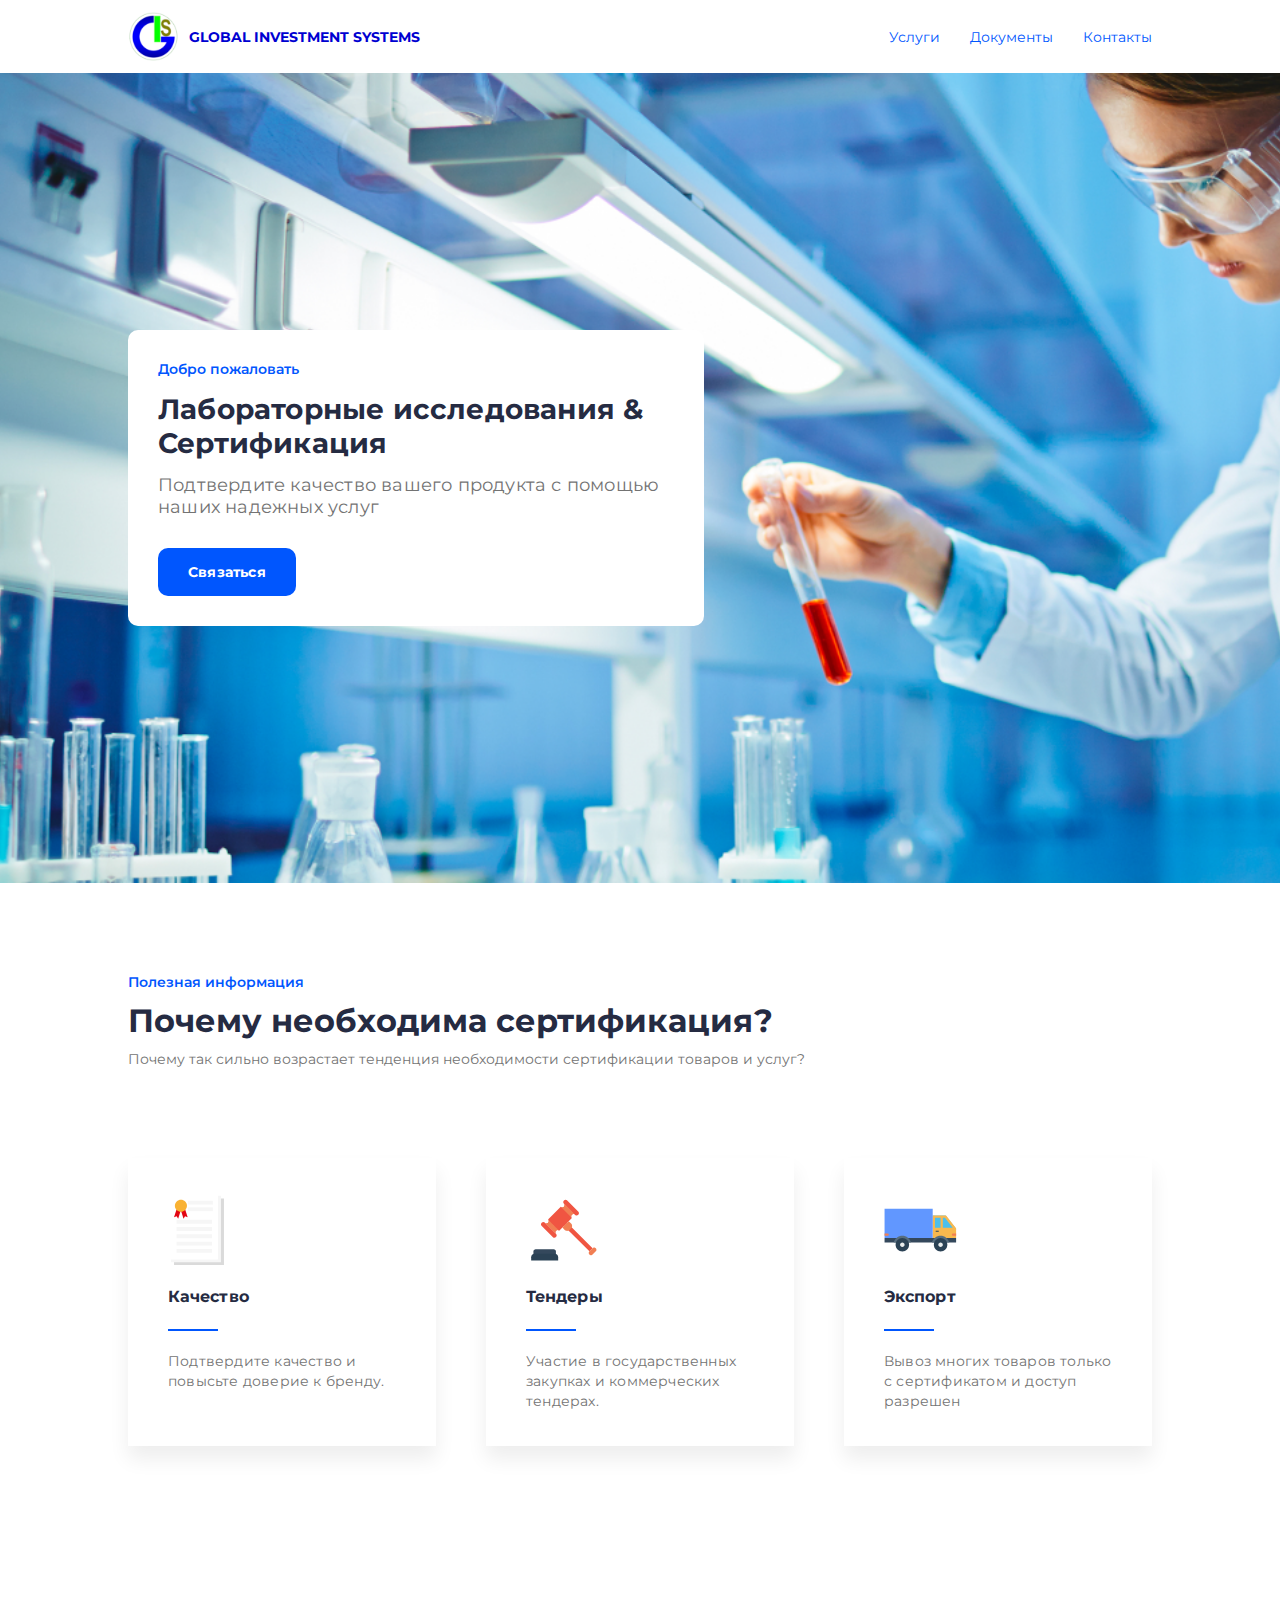
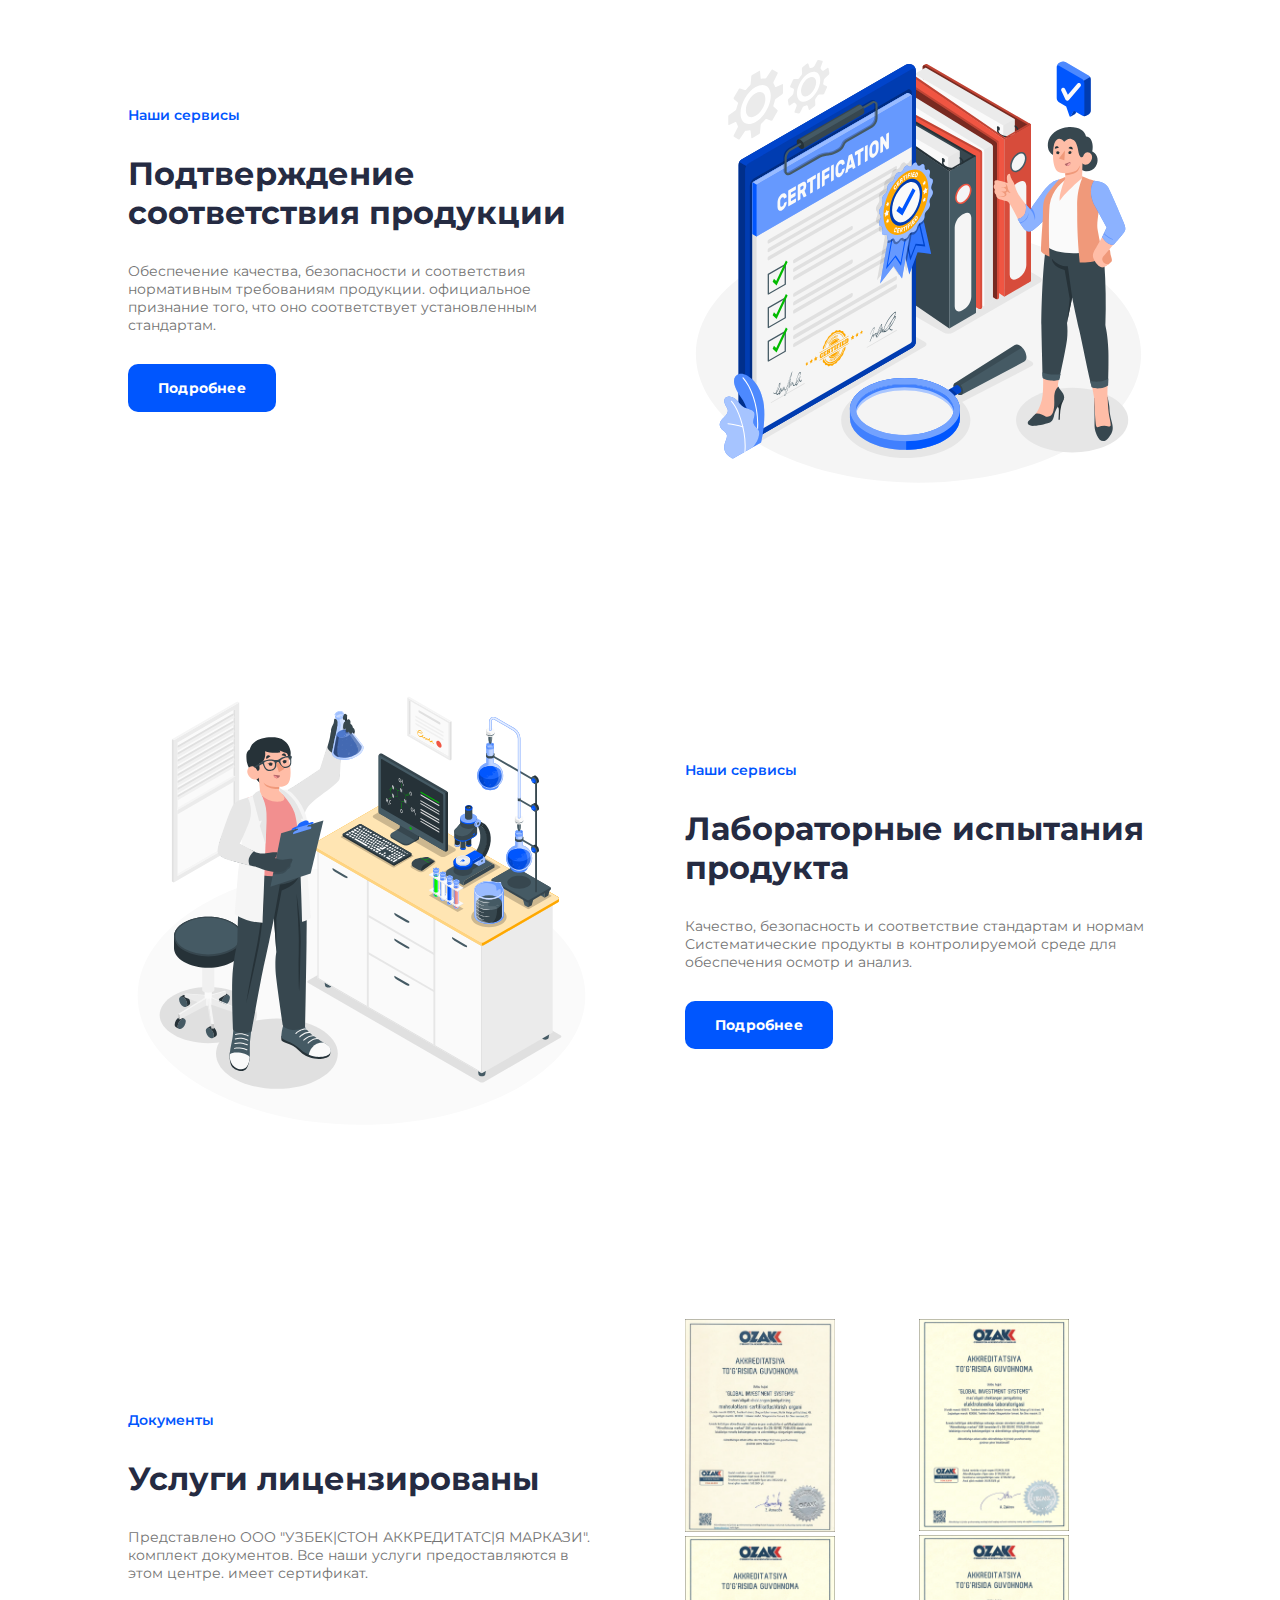
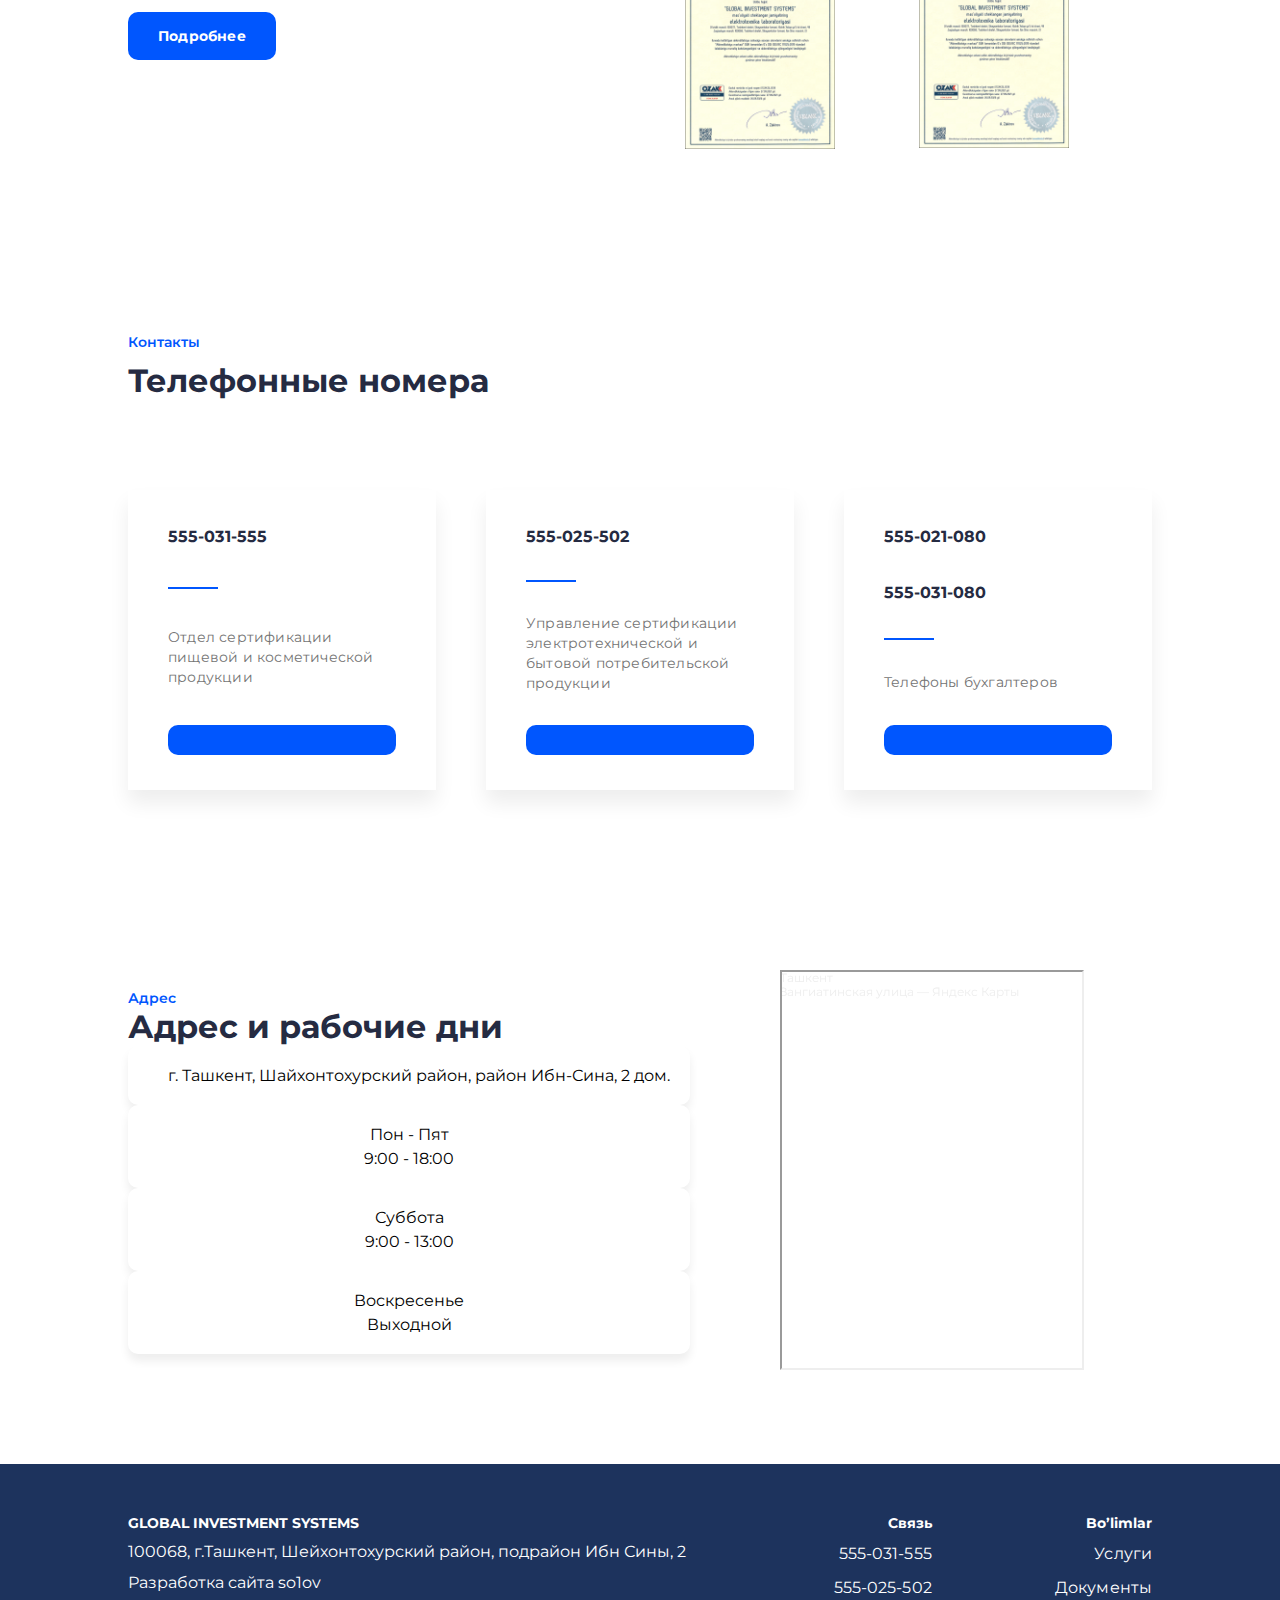
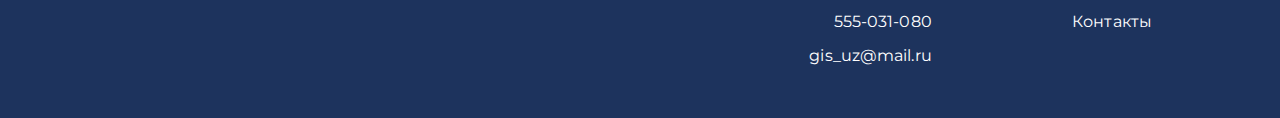
<file: index.html>
<!DOCTYPE html>
<html lang="en">
  <head>
    <meta charset="UTF-8" />
    <meta name="viewport" content="width=device-width, initial-scale=1.0" />
    <title>Лабораторные исследования & Сертификация</title>
    <link
      href="https://cdn.jsdelivr.net/npm/bootstrap@5.3.2/dist/css/bootstrap.min.css"
      rel="stylesheet"
      integrity="sha384-T3c6CoIi6uLrA9TneNEoa7RxnatzjcDSCmG1MXxSR1GAsXEV/Dwwykc2MPK8M2HN"
      crossorigin="anonymous"
    />
    <link
      rel="stylesheet"
      href="https://cdnjs.cloudflare.com/ajax/libs/font-awesome/6.5.1/css/all.min.css"
      integrity="sha512-DTOQO9RWCH3ppGqcWaEA1BIZOC6xxalwEsw9c2QQeAIftl+Vegovlnee1c9QX4TctnWMn13TZye+giMm8e2LwA=="
      crossorigin="anonymous"
      referrerpolicy="no-referrer"
    />
    <link rel="shortcut icon" href="./images/logo.svg" type="image/svg" />
    <link rel="stylesheet" href="./css/main.css" />
  </head>
  <body>
    <section class="navbarr">
      <div class="navbarr_left">
        <img src="./images/logo.svg" alt="" />
        <p>GLOBAL INVESTMENT SYSTEMS</p>
      </div>
      <div class="navbarr_right">
        <a href="#services">Услуги</a>
        <a href="#documents">Документы</a>
        <a href="#contacts">Контакты </a>
        <div class="navbarr_right_icon" id="check">
          <i class="fa-solid fa-bars"></i>
        </div>
      </div>
    </section>
    <section id="dropdown" class="dropdown">
      <a href="#services">Услуги</a>
      <a href="#documents">Документы</a>
      <a class="dropdown_b" href="#contacts">Контакты</a>
    </section>

    <section class="header" id="main">
      <img class="header_img" src="./images/header-bg 2.png" alt="" />
      <div class="header_content">
        <div>
          <p class="navigator">Добро пожаловать</p>
          <h1 class="header_content_title">
            Лабораторные исследования & <br />
            Сертификация
          </h1>
          <p class="header_content_description">
            Подтвердите качество вашего продукта с помощью наших надежных услуг
          </p>
        </div>
        <a href="#contacts">
          <button class="btn">Связаться</button>
        </a>
      </div>
    </section>

    <section class="usefull">
      <div class="usefull_header">
        <p class="navigator">Полезная информация</p>
        <p class="title">Почему необходима сертификация?</p>
        <p class="subT">
          Почему так сильно возрастает тенденция необходимости сертификации
          товаров и услуг?
        </p>
      </div>
      <div class="usefull_cards">
        <div class="usefull_cards_con">
          <div class="usefull_cards_card">
            <img src="./images/usefull-card-certificate.svg" alt="" />
            <p class="usefull_cards_card_title">Качество</p>
            <div class="usefull_cards_card_line"></div>
            <p class="usefull_cards_card_description">
              Подтвердите качество и повысьте доверие к бренду.
            </p>
          </div>
          <div class="usefull_cards_card">
            <img src="./images/auction.svg" alt="" />
            <p class="usefull_cards_card_title">Тендеры</p>
            <div class="usefull_cards_card_line"></div>
            <p class="usefull_cards_card_description">
              Участие в государственных закупках и коммерческих тендерах.
            </p>
          </div>
          <div class="usefull_cards_card">
            <img src="./images/Truck.svg" alt="" />
            <p class="usefull_cards_card_title">Экспорт</p>
            <div class="usefull_cards_card_line"></div>
            <p class="usefull_cards_card_description">
              Вывоз многих товаров только с сертификатом и доступ разрешен
            </p>
          </div>
        </div>
      </div>
    </section>

    <section class="service" id="services">
      <div class="service_left">
        <p class="navigator">Наши сервисы</p>
        <p class="title">Подтверждение соответствия продукции</p>
        <p class="subT">
          Обеспечение качества, безопасности и соответствия нормативным
          требованиям продукции. официальное признание того, что оно
          соответствует установленным стандартам.
        </p>
        <a href="./docs1.html">
          <button class="btn">Подробнее</button>
        </a>
      </div>
      <img src="./images/xizmatlar-1.svg" alt="" />
    </section>
    <section class="service lab">
      <div class="service_left">
        <p class="navigator">Наши сервисы</p>
        <p class="title">Лабораторные испытания продукта</p>
        <p class="subT">
          Качество, безопасность и соответствие стандартам и нормам
          Систематические продукты в контролируемой среде для обеспечения осмотр
          и анализ.
        </p>
        <a href="./docs1.html">
          <button class="btn">Подробнее</button>
        </a>
      </div>
      <img src="./images/xizmatlar-2 .svg" alt="" />
    </section>
    <section class="service documents" id="documents">
      <div class="service_left">
        <p class="navigator">Документы</p>
        <p class="title">Услуги лицензированы</p>
        <p class="subT">
          Представлено ООО "УЗБЕК|СТОН АККРЕДИТАТС|Я МАРКАЗИ". комплект
          документов. Все наши услуги предоставляются в этом центре. имеет
          сертификат.
        </p>
        <a href="./documents.html">
          <button class="btn">Подробнее</button>
        </a>
      </div>
      <div
        class="documents_right d-flex flex-column justify-content-center text-center"
      >
        <div>
          <a class="documents_right_first" href="./documents.html">
            <img src="./images/document-1.png" alt="" />
          </a>
          <a class="documents_right_second" href="./documents.html">
            <img src="./images/document-2.png" alt="" />
          </a>
        </div>
        <div>
          <a class="documents_right_right" href="./documents.html">
            <img src="./images/document-2.png" alt="" />
          </a>
          <a class="documents_right_second" href="./documents.html">
            <img src="./images/document-2.png" alt="" />
          </a>
        </div>
      </div>
    </section>

    <section class="phones" id="contacts">
      <div class="usefull_header">
        <p class="navigator">Контакты</p>
        <p class="title">Телефонные номера</p>
      </div>
      <div class="phones_cards">
        <div class="phones_cards_card">
          <p class="usefull_cards_card_title">555-031-555</p>
          <div class="usefull_cards_card_line"></div>
          <p class="usefull_cards_card_description">
            Отдел сертификации пищевой и косметической продукции
          </p>

          <a class="btn" href="tel:555031555">
            <i class="fa-solid fa-phone"></i>
          </a>
        </div>
        <div class="phones_cards_card">
          <p class="usefull_cards_card_title">555-025-502</p>
          <div class="usefull_cards_card_line"></div>
          <p class="usefull_cards_card_description">
            Управление сертификации электротехнической и бытовой потребительской
            продукции
          </p>
          <a href="tel:555025502" class="btn">
            <i class="fa-solid fa-phone"></i>
          </a>
        </div>
        <div class="phones_cards_card">
          <p class="usefull_cards_card_title">555-021-080</p>
          <p class="usefull_cards_card_title">555-031-080</p>
          <div class="usefull_cards_card_line"></div>
          <p class="usefull_cards_card_description">Телефоны бухгалтеров</p>
          <a href="tel:555021080" class="btn">
            <i class="fa-solid fa-phone"></i>
          </a>
        </div>
      </div>
    </section>

    <section class="address">
      <div class="address_left w-100 gap-4 d-flex flex-column">
        <p class="navigator">Адрес</p>
        <p class="title">Адрес и рабочие дни</p>
        <div
          class="address_location d-flex justify-content-center align-content-center"
        >
          <i class="fa-solid fa-location-dot"></i>
          <p>г. Ташкент, Шайхонтохурский район, район Ибн-Сина, 2 дом.</p>
        </div>

        <div class="d-flex justify-content-between">
          <div class="address_left_time">
            <p>Пон - Пят</p>
            <p class="text-success">9:00 - 18:00</p>
          </div>
          <div class="address_left_time">
            <p>Суббота</p>
            <p class="text-warning">9:00 - 13:00</p>
          </div>
          <div class="address_left_time">
            <p>Воскресенье</p>
            <p class="text-danger">Выходной</p>
          </div>
        </div>
      </div>
      <div class="address_right w-100">
        <div style="position: relative; overflow: hidden">
          <a
            href="https://yandex.uz/maps/10335/tashkent/?utm_medium=mapframe&utm_source=maps"
            style="color: #eee; font-size: 12px; position: absolute; top: 0px"
            >Ташкент</a
          ><a
            href="https://yandex.uz/maps/10335/tashkent/?ll=69.176338%2C41.336673&mode=whatshere&utm_campaign=desktop&utm_medium=mapframe&utm_source=maps&whatshere%5Bpoint%5D=69.171752%2C41.335932&whatshere%5Bzoom%5D=19.75&z=15.66"
            style="color: #eee; font-size: 12px; position: absolute; top: 14px"
            >Зангиатинская улица — Яндекс Карты</a
          ><iframe
            src="https://yandex.uz/map-widget/v1/?ll=69.176338%2C41.336673&mode=whatshere&utm_campaign=desktop&utm_medium=search&utm_source=maps&whatshere%5Bpoint%5D=69.171752%2C41.335932&whatshere%5Bzoom%5D=19.75&z=15.66"
            width="100%"
            height="400"
            frameborder="1"
            allowfullscreen="true"
            style="position: relative"
          ></iframe>
        </div>
      </div>
    </section>

    <section class="footer">
      <div class="footer_info">
        <h3>GLOBAL INVESTMENT SYSTEMS</h3>
        <p>100068, г.Ташкент, Шейхонтохурский район, подрайон Ибн Сины, 2</p>
        <p>Разработка сайта <a href="">so1ov</a></p>
      </div>
      <div>
        <p class="footer_head">Связь</p>
        <a href="tel:555031555">555-031-555</a>
        <a href="tel:555025502">555-025-502</a>
        <a href="tel:555031080">555-031-080</a>
        <a href="mailto:gis_uz@mail.ru">gis_uz@mail.ru</a>
      </div>
      <div>
        <p class="footer_head">Bo’limlar</p>
        <a href="#services">Услуги</a>
        <a href="#documents">Документы</a>
        <a href="#contacts">Контакты </a>
      </div>
    </section>

    <script src="./script.js"></script>
  </body>
</html>
</file>
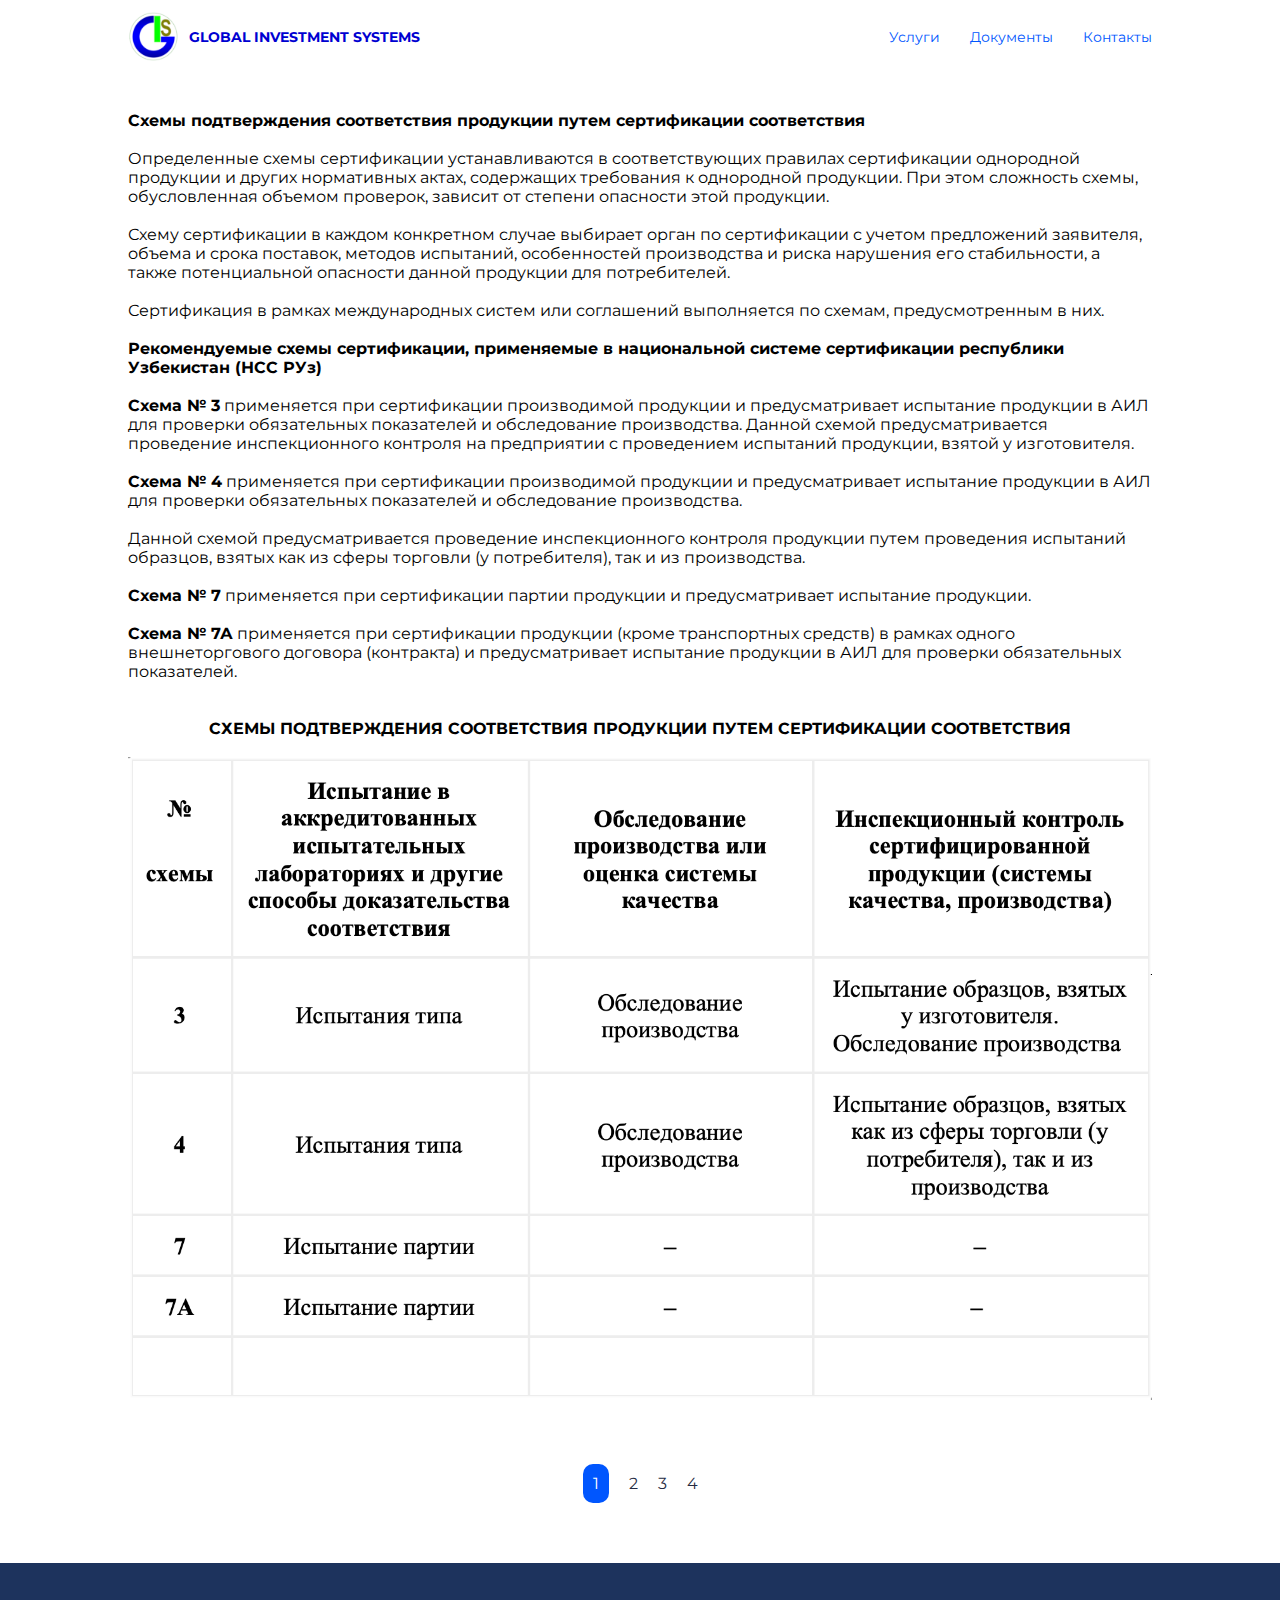
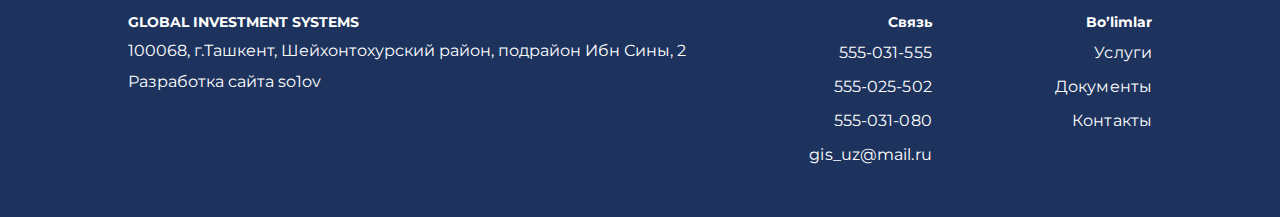
<file: docs1.html>
<!DOCTYPE html>
<html lang="en">
  <head>
    <meta charset="UTF-8" />
    <meta name="viewport" content="width=device-width, initial-scale=1.0" />
    <title>Document</title>
    <link
      rel="stylesheet"
      href="https://cdnjs.cloudflare.com/ajax/libs/font-awesome/6.5.1/css/all.min.css"
      integrity="sha512-DTOQO9RWCH3ppGqcWaEA1BIZOC6xxalwEsw9c2QQeAIftl+Vegovlnee1c9QX4TctnWMn13TZye+giMm8e2LwA=="
      crossorigin="anonymous"
      referrerpolicy="no-referrer"
    />
    <link rel="shortcut icon" href="./images/logo.svg" type="image/svg" />
    <link rel="stylesheet" href="./css/main.css" />
  </head>
  <body>
    <section class="navbarr">
      <a href="./index.html" class="navbarr_left">
        <img src="./images/logo.svg" alt="" />
        <p>GLOBAL INVESTMENT SYSTEMS</p>
      </a>

      <div class="navbarr_right">
        <a href="./index.html#services">Услуги</a>
        <a href="./index.html#documents">Документы</a>
        <a href="./index.html#contacts">Контакты </a>
        <div class="navbarr_right_icon" id="check">
          <i class="fa-solid fa-bars"></i>
        </div>
      </div>
    </section>
    <section id="dropdown" class="dropdown">
      <a href="./index.html#services">Услуги</a>
      <a href="./index.html#documents">Документы</a>
      <a class="dropdown_b" href="./index.html#contacts">Контакты</a>
    </section>

    <section class="docs_text">
      <br />
      <br />
      <b
        >Схемы подтверждения соответствия продукции путем сертификации
        соответствия</b
      >

      <br />
      <br />

      Определенные схемы сертификации устанавливаются в соответствующих правилах
      сертификации однородной продукции и других нормативных актах, содержащих
      требования к однородной продукции. При этом сложность схемы, обусловленная
      объемом проверок, зависит от степени опасности этой продукции.
      <br />
      <br />
      Схему сертификации в каждом конкретном случае выбирает орган по
      сертификации с учетом предложений заявителя, объема и срока поставок,
      методов испытаний, особенностей производства и риска нарушения его
      стабильности, а также потенциальной опасности данной продукции для
      потребителей.

      <br />
      <br />

      Сертификация в рамках международных систем или соглашений выполняется по
      схемам, предусмотренным в них.

      <br />
      <br />

      <b>
        Рекомендуемые схемы сертификации, применяемые в национальной системе
        сертификации республики Узбекистан (НСС РУз)
      </b>

      <br />
      <br />

      <b>Схема № 3</b> применяется при сертификации производимой продукции и
      предусматривает испытание продукции в АИЛ для проверки обязательных
      показателей и обследование производства. Данной схемой предусматривается
      проведение инспекционного контроля на предприятии с проведением испытаний
      продукции, взятой у изготовителя.

      <br />
      <br />

      <b>Схема № 4</b> применяется при сертификации производимой продукции и
      предусматривает испытание продукции в АИЛ для проверки обязательных
      показателей и обследование производства.

      <br />
      <br />
      Данной схемой предусматривается проведение инспекционного контроля
      продукции путем проведения испытаний образцов, взятых как из сферы
      торговли (у потребителя), так и из производства.

      <br />
      <br />

      <b>Схема № 7</b> применяется при сертификации партии продукции и
      предусматривает испытание продукции.

      <br />
      <br />
      <b>Схема № 7А</b> применяется при сертификации продукции (кроме
      транспортных средств) в рамках одного внешнеторгового договора (контракта)
      и предусматривает испытание продукции в АИЛ для проверки обязательных
      показателей.
      <br />
      <br />
      <br />
      <center>
        <h4>
          СХЕМЫ ПОДТВЕРЖДЕНИЯ СООТВЕТСТВИЯ ПРОДУКЦИИ ПУТЕМ СЕРТИФИКАЦИИ
          СООТВЕТСТВИЯ
        </h4>
      </center>
      <br />
      <img width="100%" src="./images/tabel.png" alt="" />

      <div class="pagination">
        <i class="fa-solid fa-chevron-left pagination_btnDisabled"></i>
        <a class="pagination_active">1</a>
        <a href="./docs2.html">2</a>
        <a href="./docs3.html">3</a>
        <a href="./docs4.html">4</a>
        <a href="./docs2.html">
          <i class="fa-solid fa-chevron-right pagination_btnActive"></i>
        </a>
      </div>
    </section>

    <section class="footer">
      <div class="footer_info">
        <h3>GLOBAL INVESTMENT SYSTEMS</h3>
        <p>100068, г.Ташкент, Шейхонтохурский район, подрайон Ибн Сины, 2</p>
        <p>Разработка сайта <a href="">so1ov</a></p>
      </div>
      <div>
        <p class="footer_head">Связь</p>
        <a href="tel:555031555">555-031-555</a>
        <a href="tel:555025502">555-025-502</a>
        <a href="tel:555031080">555-031-080</a>
        <a href="mailto:gis_uz@mail.ru">gis_uz@mail.ru</a>
      </div>
      <div>
        <p class="footer_head">Bo’limlar</p>
        <a href="#services">Услуги</a>
        <a href="#documents">Документы</a>
        <a href="#contacts">Контакты </a>
      </div>
    </section>
  </body>
</html>
</file>
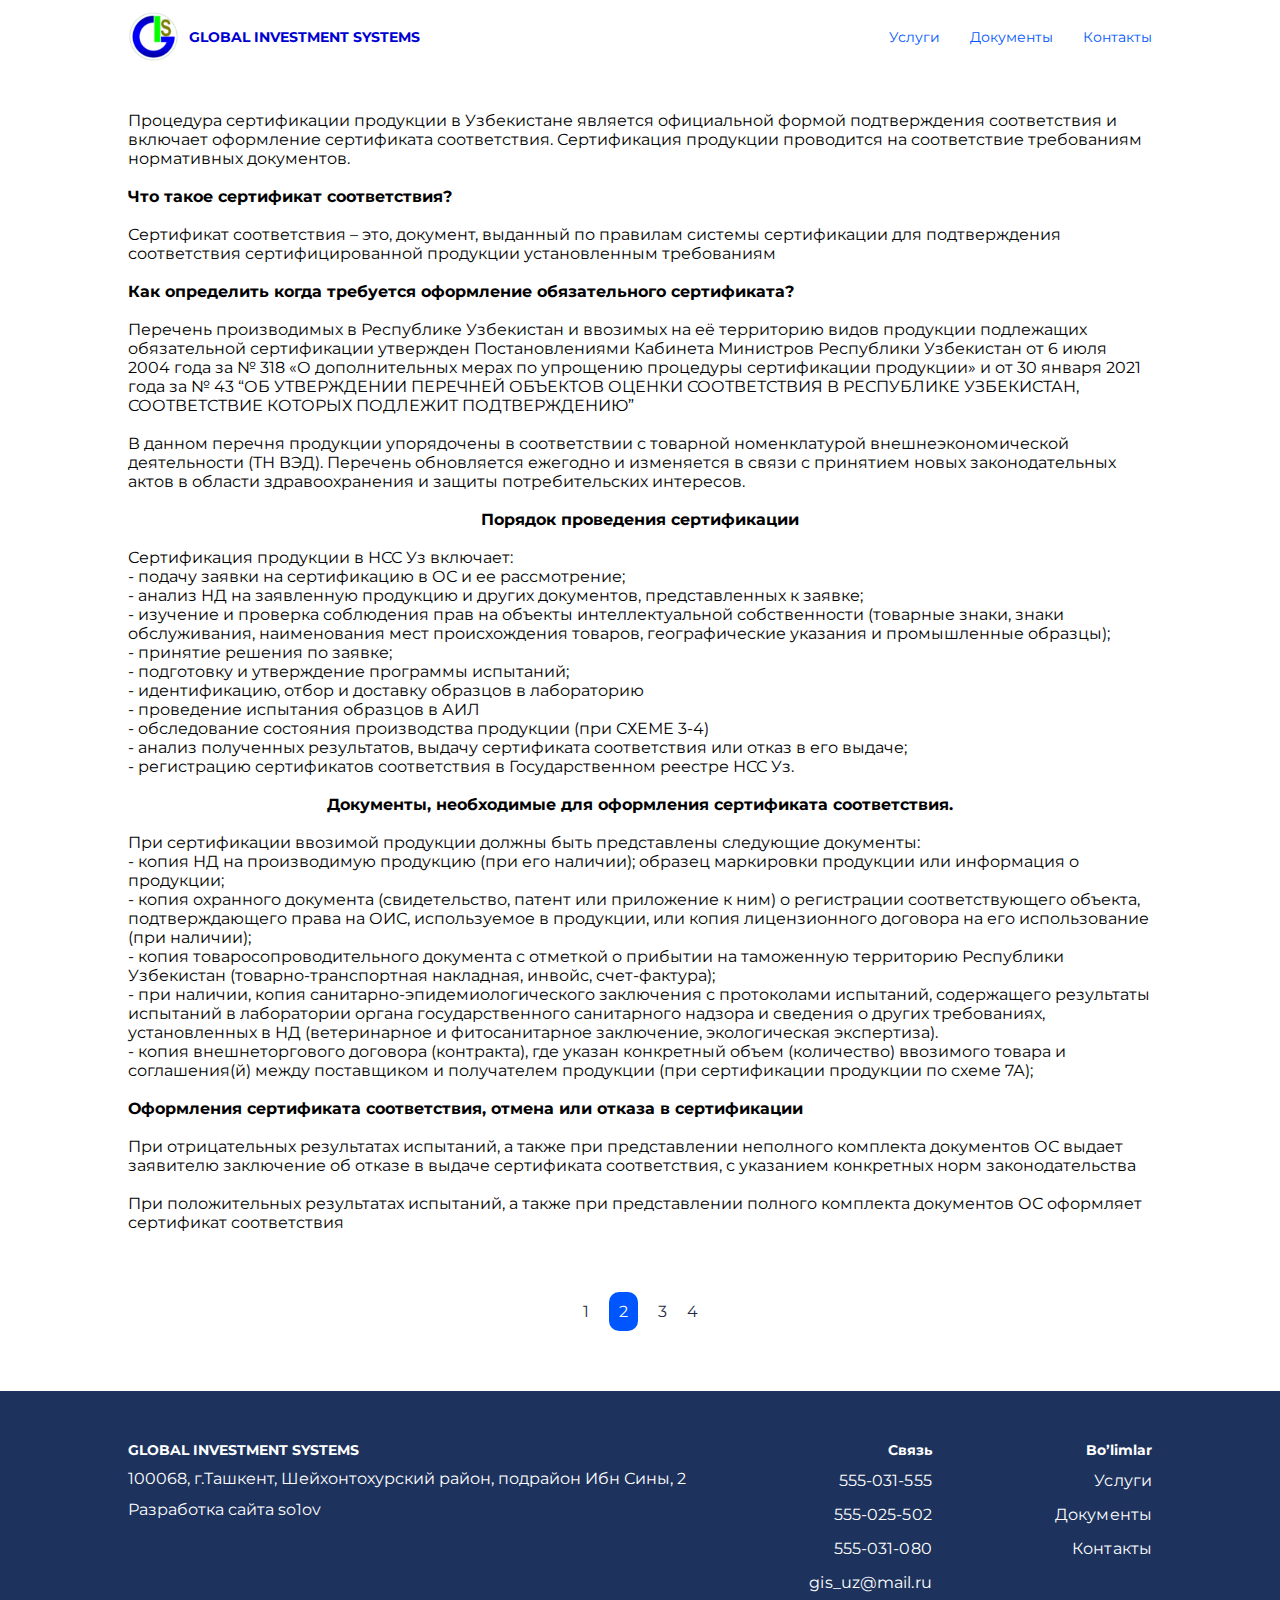
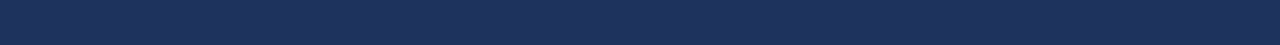
<file: docs2.html>
<!DOCTYPE html>
<html lang="en">
  <head>
    <meta charset="UTF-8" />
    <meta name="viewport" content="width=device-width, initial-scale=1.0" />
    <title>Document</title>
    <link
      rel="stylesheet"
      href="https://cdnjs.cloudflare.com/ajax/libs/font-awesome/6.5.1/css/all.min.css"
      integrity="sha512-DTOQO9RWCH3ppGqcWaEA1BIZOC6xxalwEsw9c2QQeAIftl+Vegovlnee1c9QX4TctnWMn13TZye+giMm8e2LwA=="
      crossorigin="anonymous"
      referrerpolicy="no-referrer"
    />
    <link rel="shortcut icon" href="./images/logo.svg" type="image/svg" />
    <link rel="stylesheet" href="./css/main.css" />
  </head>
  <body>
    <section class="navbarr">
      <a href="./index.html" class="navbarr_left">
        <img src="./images/logo.svg" alt="" />
        <p>GLOBAL INVESTMENT SYSTEMS</p>
      </a>
      <div class="navbarr_right">
        <a href="./index.html#services">Услуги</a>
        <a href="./index.html#documents">Документы</a>
        <a href="./index.html#contacts">Контакты </a>
        <div class="navbarr_right_icon" id="check">
          <i class="fa-solid fa-bars"></i>
        </div>
      </div>
    </section>
    <section id="dropdown" class="dropdown">
      <a href="./index.html#services">Услуги</a>
      <a href="./index.html#documents">Документы</a>
      <a class="dropdown_b" href="./index.html#contacts">Контакты</a>
    </section>

    <section class="docs_text">
      <br />
      <br />
      Процедура сертификации продукции в Узбекистане является официальной формой
      подтверждения соответствия и включает оформление сертификата соответствия.
      Сертификация продукции проводится на соответствие требованиям нормативных
      документов.
      <br />
      <br />
      <b>Что такое сертификат соответствия?</b>
      <br />
      <br />

      Сертификат соответствия – это, документ, выданный по правилам системы
      сертификации для подтверждения соответствия сертифицированной продукции
      установленным требованиям
      <br />
      <br />
      <b
        >Как определить когда требуется оформление обязательного сертификата?</b
      >
      <br />
      <br />
      Перечень производимых в Республике Узбекистан и ввозимых на её территорию
      видов продукции подлежащих обязательной сертификации утвержден
      Постановлениями Кабинета Министров Республики Узбекистан от 6 июля 2004
      года за № 318 «О дополнительных мерах по упрощению процедуры сертификации
      продукции» и от 30 января 2021 года за № 43 “ОБ УТВЕРЖДЕНИИ ПЕРЕЧНЕЙ
      ОБЪЕКТОВ ОЦЕНКИ СООТВЕТСТВИЯ В РЕСПУБЛИКЕ УЗБЕКИСТАН, СООТВЕТСТВИЕ КОТОРЫХ
      ПОДЛЕЖИТ ПОДТВЕРЖДЕНИЮ”
      <br />
      <br />
      В данном перечня продукции упорядочены в соответствии с товарной
      номенклатурой внешнеэкономической деятельности (ТН ВЭД). Перечень
      обновляется ежегодно и изменяется в связи с принятием новых
      законодательных актов в области здравоохранения и защиты потребительских
      интересов.
      <br />
      <br />
      <center><b>Порядок проведения сертификации</b></center>
      <br />
      Сертификация продукции в НСС Уз включает:
      <br />
      - подачу заявки на сертификацию в ОС и ее рассмотрение;
      <br />
      - анализ НД на заявленную продукцию и других документов, представленных к
      заявке;
      <br />
      - изучение и проверка соблюдения прав на объекты интеллектуальной
      собственности (товарные знаки, знаки обслуживания, наименования мест
      происхождения товаров, географические указания и промышленные образцы);
      <br />- принятие решения по заявке; <br />- подготовку и утверждение
      программы испытаний; <br />- идентификацию, отбор и доставку образцов в
      лабораторию <br />- проведение испытания образцов в АИЛ <br />-
      обследование состояния производства продукции (при СХЕМЕ 3-4) <br />-
      анализ полученных результатов, выдачу сертификата соответствия или отказ в
      его выдаче; <br />- регистрацию сертификатов соответствия в
      Государственном реестре НСС Уз.

      <br />
      <br />
      <center>
        <b>Документы, необходимые для оформления сертификата соответствия.</b>
      </center>
      <br />
      При сертификации ввозимой продукции должны быть представлены следующие
      документы:
      <br />- копия НД на производимую продукцию (при его наличии); образец
      маркировки продукции или информация о продукции; <br />- копия охранного
      документа (свидетельство, патент или приложение к ним) о регистрации
      соответствующего объекта, подтверждающего права на ОИС, используемое в
      продукции, или копия лицензионного договора на его использование (при
      наличии); <br />- копия товаросопроводительного документа с отметкой о
      прибытии на таможенную территорию Республики Узбекистан
      (товарно-транспортная накладная, инвойс, счет-фактура); <br />- при
      наличии, копия санитарно-эпидемиологического заключения с протоколами
      испытаний, содержащего результаты испытаний в лаборатории органа
      государственного санитарного надзора и сведения о других требованиях,
      установленных в НД (ветеринарное и фитосанитарное заключение,
      экологическая экспертиза). <br />- копия внешнеторгового договора
      (контракта), где указан конкретный объем (количество) ввозимого товара и
      соглашения(й) между поставщиком и получателем продукции (при сертификации
      продукции по схеме 7А);
      <br />
      <br />

      <b
        >Оформления сертификата соответствия, отмена или отказа в
        сертификации</b
      >
      <br />
      <br />
      При отрицательных результатах испытаний, а также при представлении
      неполного комплекта документов ОС выдает заявителю заключение об отказе в
      выдаче сертификата соответствия, с указанием конкретных норм
      законодательства
      <br />
      <br />
      При положительных результатах испытаний, а также при представлении полного
      комплекта документов ОС оформляет сертификат соответствия

      <div></div>
    </section>

    <div class="pagination">
      <a href="./docs1.html">
        <i class="fa-solid fa-chevron-left pagination_btnActive"></i>
      </a>
      <a href="./docs1.html">1</a>
      <a class="pagination_active">2</a>
      <a href="./docs3.html">3</a>
      <a href="./docs4.html">4</a>
      <a href="./docs3.html">
        <i class="fa-solid fa-chevron-right pagination_btnActive"></i>
      </a>
    </div>

    <section class="footer">
      <div class="footer_info">
        <h3>GLOBAL INVESTMENT SYSTEMS</h3>
        <p>100068, г.Ташкент, Шейхонтохурский район, подрайон Ибн Сины, 2</p>
        <p>Разработка сайта <a href="">so1ov</a></p>
      </div>
      <div>
        <p class="footer_head">Связь</p>
        <a href="tel:555031555">555-031-555</a>
        <a href="tel:555025502">555-025-502</a>
        <a href="tel:555031080">555-031-080</a>
        <a href="mailto:gis_uz@mail.ru">gis_uz@mail.ru</a>
      </div>
      <div>
        <p class="footer_head">Bo’limlar</p>
        <a href="#services">Услуги</a>
        <a href="#documents">Документы</a>
        <a href="#contacts">Контакты </a>
      </div>
    </section>
  </body>
</html>
</file>
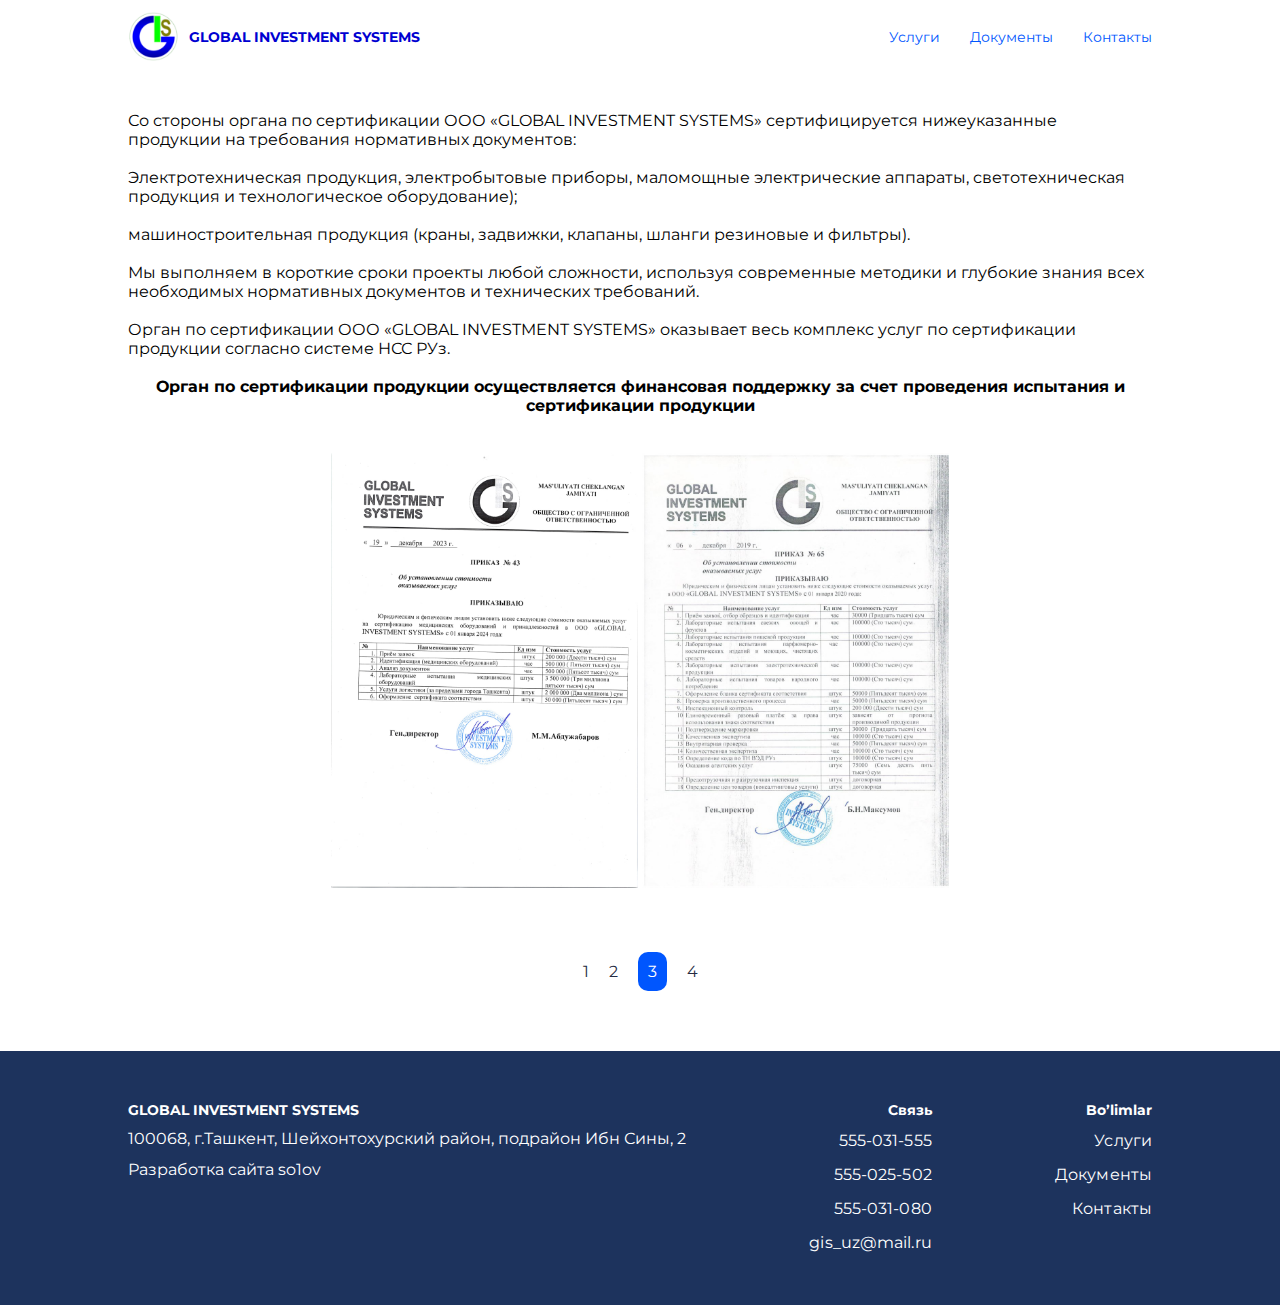
<file: docs3.html>
<!DOCTYPE html>
<html lang="en">
  <head>
    <meta charset="UTF-8" />
    <meta name="viewport" content="width=device-width, initial-scale=1.0" />
    <title>Document</title>
    <link
      rel="stylesheet"
      href="https://cdnjs.cloudflare.com/ajax/libs/font-awesome/6.5.1/css/all.min.css"
      integrity="sha512-DTOQO9RWCH3ppGqcWaEA1BIZOC6xxalwEsw9c2QQeAIftl+Vegovlnee1c9QX4TctnWMn13TZye+giMm8e2LwA=="
      crossorigin="anonymous"
      referrerpolicy="no-referrer"
    />
    <link rel="shortcut icon" href="./images/logo.svg" type="image/svg" />
    <link rel="stylesheet" href="./css/main.css" />
  </head>
  <body>
    <section class="navbarr">
      <a href="./index.html" class="navbarr_left">
        <img src="./images/logo.svg" alt="" />
        <p>GLOBAL INVESTMENT SYSTEMS</p>
      </a>
      <div class="navbarr_right">
        <a href="./index.html#services">Услуги</a>
        <a href="./index.html#documents">Документы</a>
        <a href="./index.html#contacts">Контакты </a>
        <div class="navbarr_right_icon" id="check">
          <i class="fa-solid fa-bars"></i>
        </div>
      </div>
    </section>
    <section id="dropdown" class="dropdown">
      <a href="./index.html#services">Услуги</a>
      <a href="./index.html#documents">Документы</a>
      <a class="dropdown_b" href="./index.html#contacts">Контакты</a>
    </section>

    <section class="docs_text">
      <br /><br />
      Со стороны органа по сертификации ООО «GLOBAL INVESTMENT SYSTEMS»
      сертифицируется нижеуказанные продукции на требования нормативных
      документов: <br /><br />Электротехническая продукция, электробытовые
      приборы, маломощные электрические аппараты, светотехническая продукция и
      технологическое оборудование); <br /><br />машиностроительная продукция
      (краны, задвижки, клапаны, шланги резиновые и фильтры). <br /><br />Мы
      выполняем в короткие сроки проекты любой сложности, используя современные
      методики и глубокие знания всех необходимых нормативных документов и
      технических требований. <br /><br />
      Орган по сертификации ООО «GLOBAL INVESTMENT SYSTEMS» оказывает весь
      комплекс услуг по сертификации продукции согласно системе НСС РУз.
      <br />
      <br />
      <center>
        <b
          >Орган по сертификации продукции осуществляется финансовая поддержку
          за счет проведения испытания и сертификации продукции</b
        >
      </center>

      <br />
      <br />

      <center>
        <img width="30%" src="./images/docs1.jpeg" alt="" />

        <img width="30%" src="./images/docs2.jpeg" alt="" />
      </center>
    </section>
    <div class="pagination">
      <a href="./docs2.html">
        <i class="fa-solid fa-chevron-left pagination_btnActive"></i>
      </a>
      <a href="./docs1.html">1</a>
      <a href="./docs2.html">2</a>
      <a class="pagination_active">3</a>
      <a href="./docs4.html">4</a>
      <a href="./docs4.html">
        <i class="fa-solid fa-chevron-right pagination_btnActive"></i>
      </a>
    </div>

    <section class="footer">
      <div class="footer_info">
        <h3>GLOBAL INVESTMENT SYSTEMS</h3>
        <p>100068, г.Ташкент, Шейхонтохурский район, подрайон Ибн Сины, 2</p>
        <p>Разработка сайта <a href="">so1ov</a></p>
      </div>
      <div>
        <p class="footer_head">Связь</p>
        <a href="tel:555031555">555-031-555</a>
        <a href="tel:555025502">555-025-502</a>
        <a href="tel:555031080">555-031-080</a>
        <a href="mailto:gis_uz@mail.ru">gis_uz@mail.ru</a>
      </div>
      <div>
        <p class="footer_head">Bo’limlar</p>
        <a href="#services">Услуги</a>
        <a href="#documents">Документы</a>
        <a href="#contacts">Контакты </a>
      </div>
    </section>
  </body>
</html>
</file>
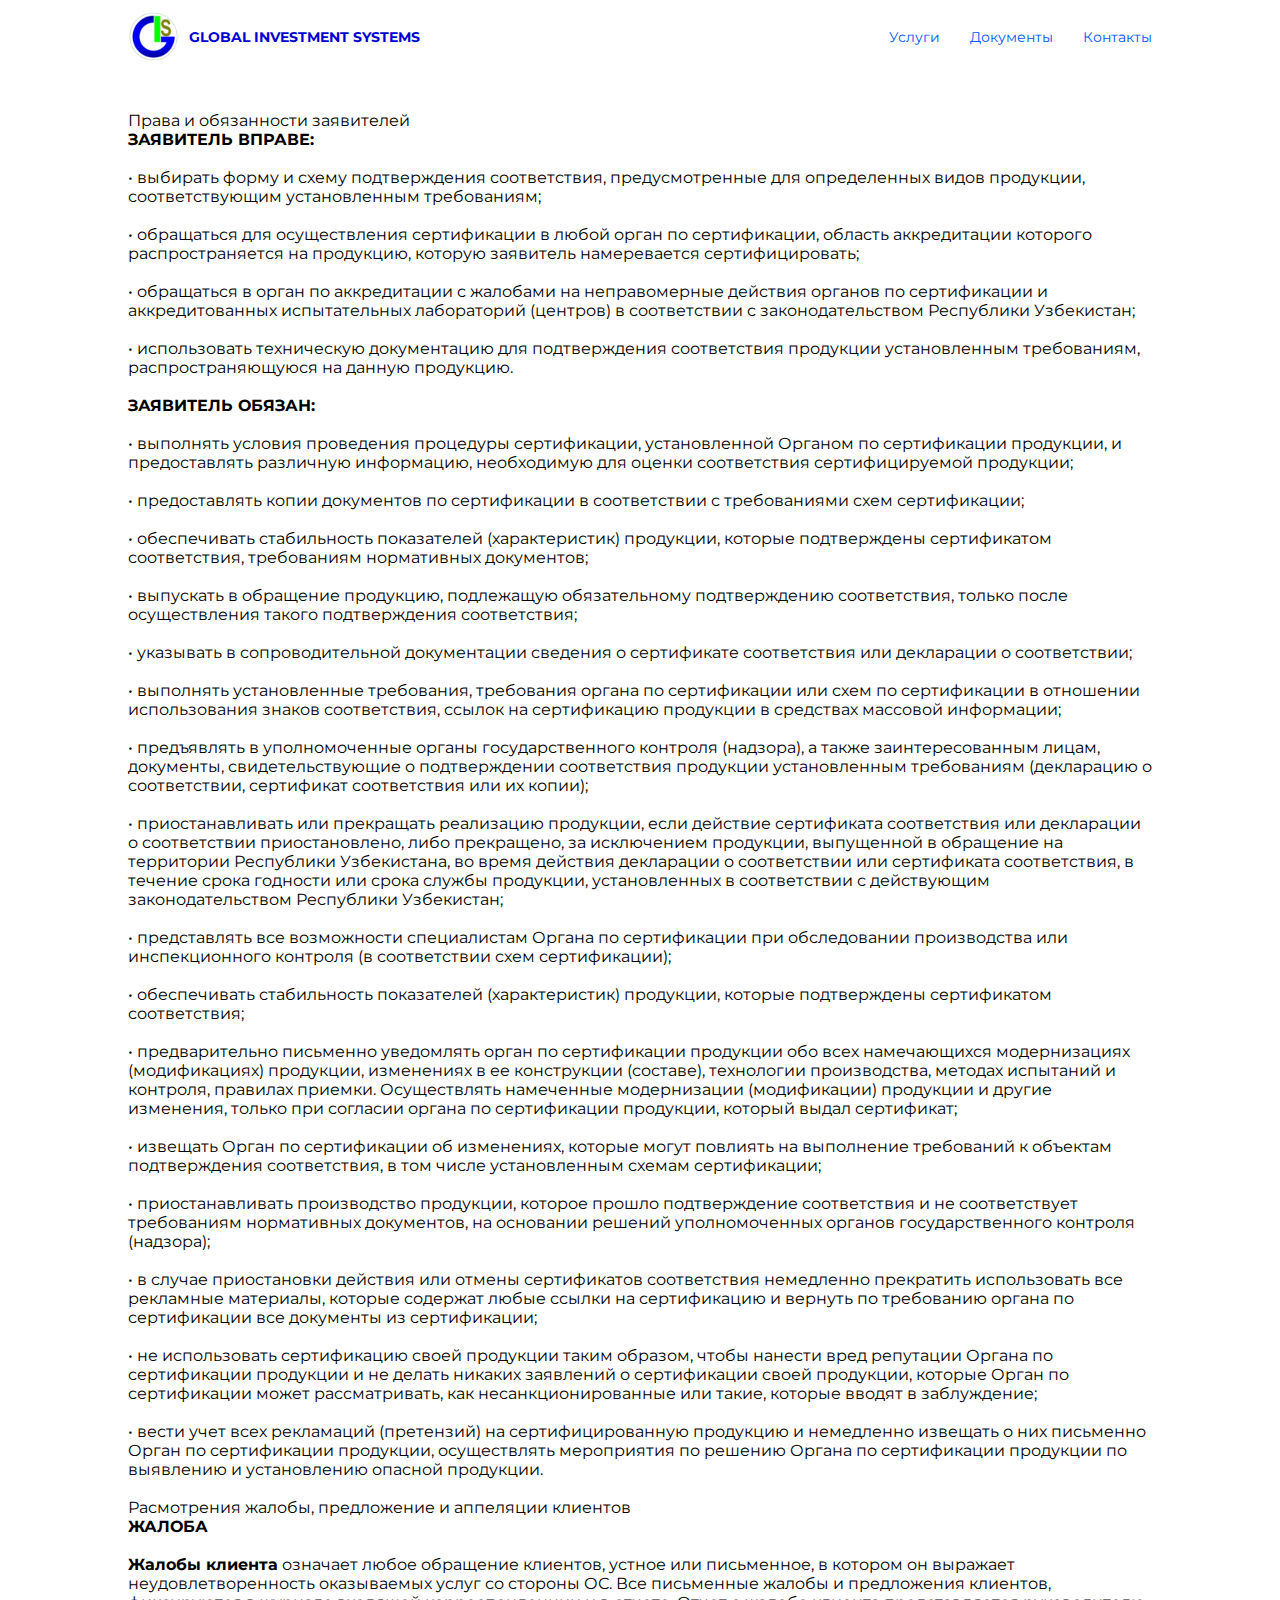
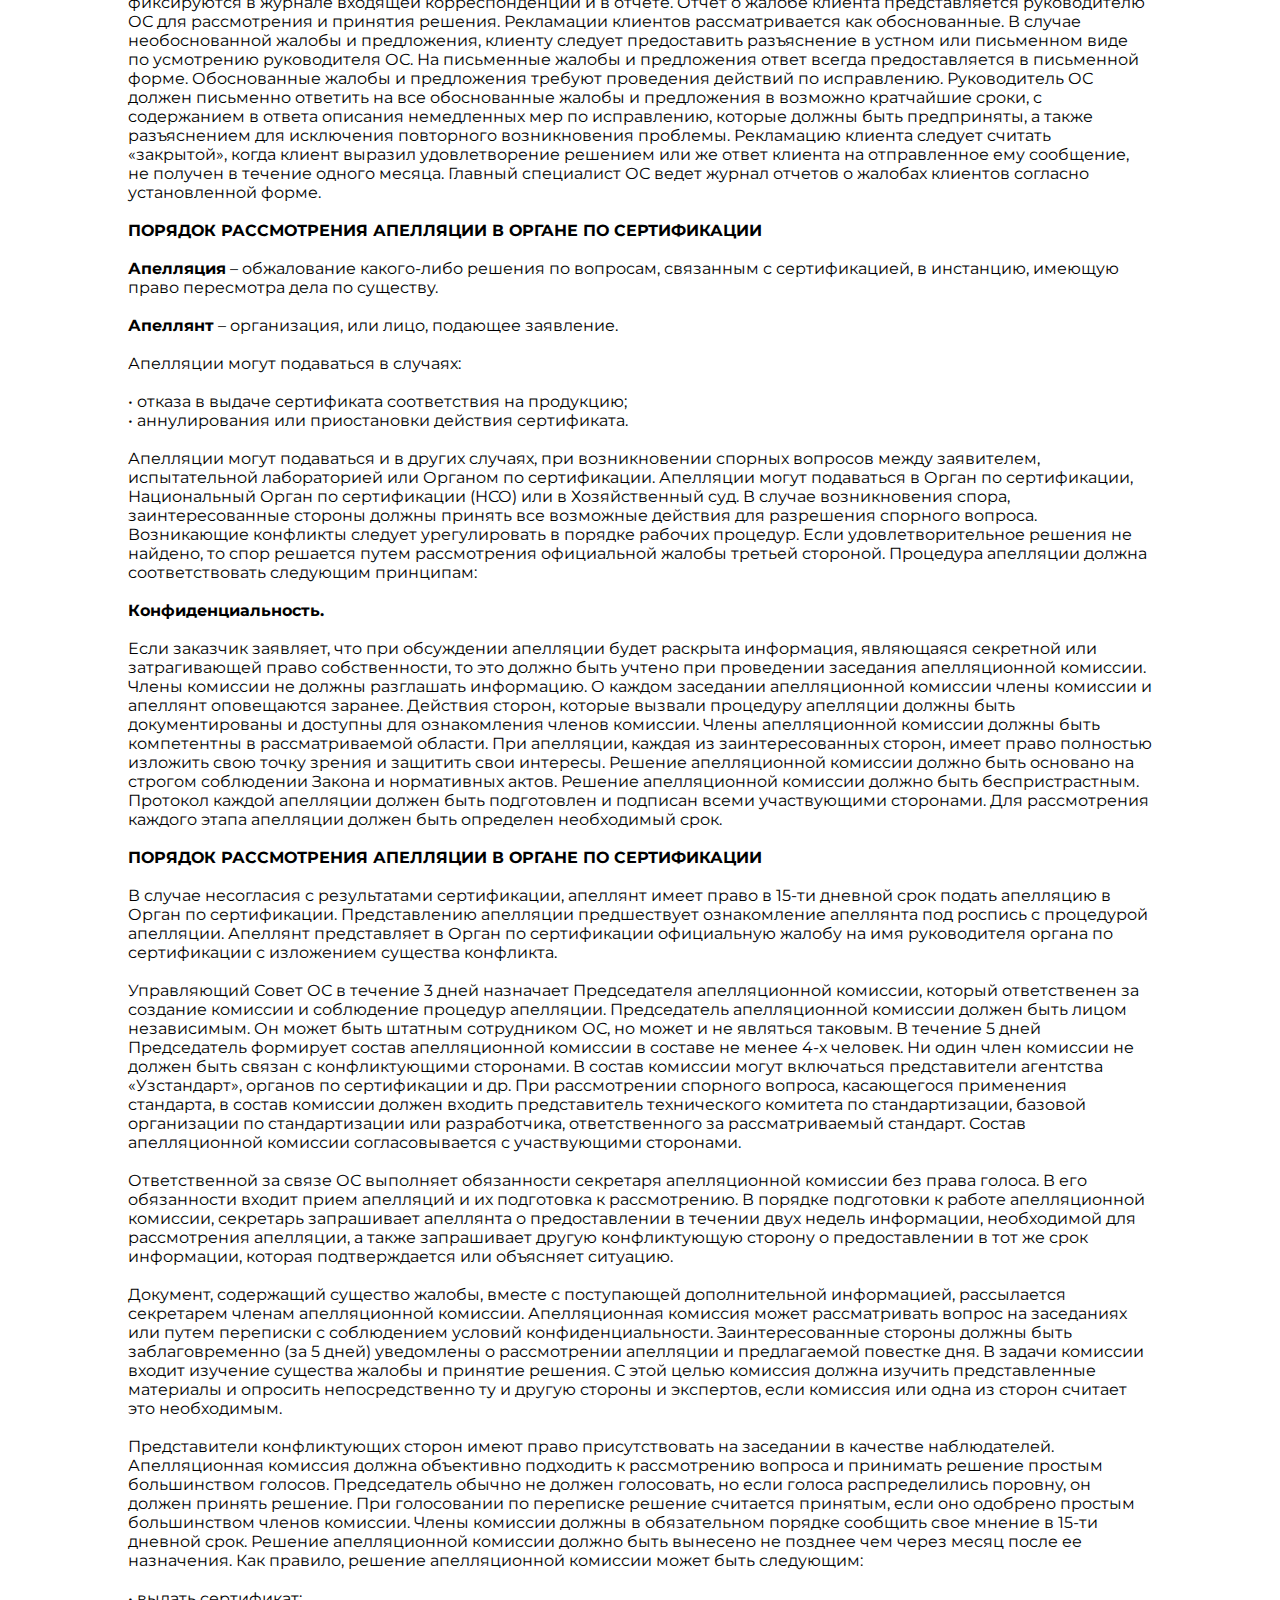
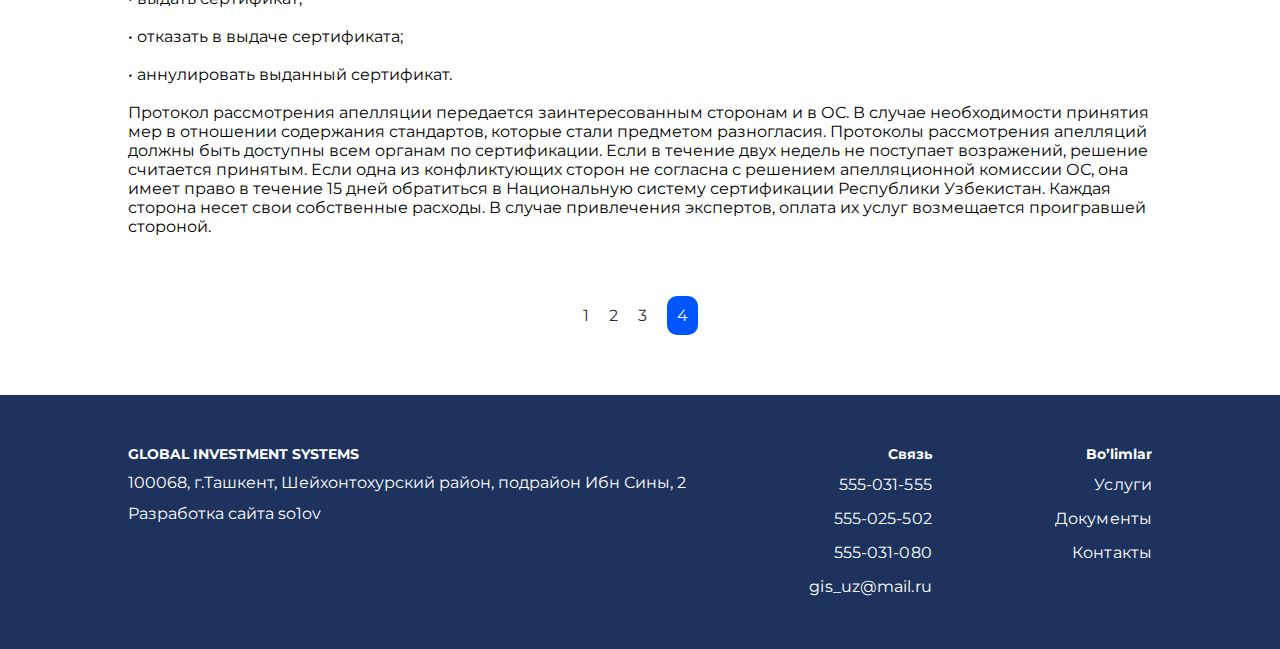
<file: docs4.html>
<!DOCTYPE html>
<html lang="en">
  <head>
    <meta charset="UTF-8" />
    <meta name="viewport" content="width=device-width, initial-scale=1.0" />
    <title>Document</title>
    <link
      rel="stylesheet"
      href="https://cdnjs.cloudflare.com/ajax/libs/font-awesome/6.5.1/css/all.min.css"
      integrity="sha512-DTOQO9RWCH3ppGqcWaEA1BIZOC6xxalwEsw9c2QQeAIftl+Vegovlnee1c9QX4TctnWMn13TZye+giMm8e2LwA=="
      crossorigin="anonymous"
      referrerpolicy="no-referrer"
    />
    <link rel="shortcut icon" href="./images/logo.svg" type="image/svg" />
    <link rel="stylesheet" href="./css/main.css" />
  </head>
  <body>
    <section class="navbarr">
      <a href="./index.html" class="navbarr_left">
        <img src="./images/logo.svg" alt="" />
        <p>GLOBAL INVESTMENT SYSTEMS</p>
      </a>
      <div class="navbarr_right">
        <a href="./index.html#services">Услуги</a>
        <a href="./index.html#documents">Документы</a>
        <a href="./index.html#contacts">Контакты </a>
        <div class="navbarr_right_icon" id="check">
          <i class="fa-solid fa-bars"></i>
        </div>
      </div>
    </section>
    <section id="dropdown" class="dropdown">
      <a href="./index.html#services">Услуги</a>
      <a href="./index.html#documents">Документы</a>
      <a class="dropdown_b" href="./index.html#contacts">Контакты</a>
    </section>

    <section class="docs_text">
      <br />
      <br />
      Права и обязанности заявителей
      <br />
      <b> ЗАЯВИТЕЛЬ ВПРАВЕ:</b>

      <br /><br />• выбирать форму и схему подтверждения соответствия,
      предусмотренные для определенных видов продукции, соответствующим
      установленным требованиям; <br /><br />• обращаться для осуществления
      сертификации в любой орган по сертификации, область аккредитации которого
      распространяется на продукцию, которую заявитель намеревается
      сертифицировать; <br /><br />• обращаться в орган по аккредитации с
      жалобами на неправомерные действия органов по сертификации и
      аккредитованных испытательных лабораторий (центров) в соответствии с
      законодательством Республики Узбекистан; <br /><br />• использовать
      техническую документацию для подтверждения соответствия продукции
      установленным требованиям, распространяющуюся на данную продукцию.
      <br />
      <br />
      <b>ЗАЯВИТЕЛЬ ОБЯЗАН:</b>

      <br /><br />
      • выполнять условия проведения процедуры сертификации, установленной
      Органом по сертификации продукции, и предоставлять различную информацию,
      необходимую для оценки соответствия сертифицируемой продукции;
      <br /><br />• предоставлять копии документов по сертификации в
      соответствии с требованиями схем сертификации; <br /><br />• обеспечивать
      стабильность показателей (характеристик) продукции, которые подтверждены
      сертификатом соответствия, требованиям нормативных документов;
      <br /><br />• выпускать в обращение продукцию, подлежащую обязательному
      подтверждению соответствия, только после осуществления такого
      подтверждения соответствия; <br /><br />• указывать в сопроводительной
      документации сведения о сертификате соответствия или декларации о
      соответствии; <br /><br />• выполнять установленные требования, требования
      органа по сертификации или схем по сертификации в отношении использования
      знаков соответствия, ссылок на сертификацию продукции в средствах массовой
      информации; <br /><br />• предъявлять в уполномоченные органы
      государственного контроля (надзора), а также заинтересованным лицам,
      документы, свидетельствующие о подтверждении соответствия продукции
      установленным требованиям (декларацию о соответствии, сертификат
      соответствия или их копии); <br /><br />• приостанавливать или прекращать
      реализацию продукции, если действие сертификата соответствия или
      декларации о соответствии приостановлено, либо прекращено, за исключением
      продукции, выпущенной в обращение на территории Республики Узбекистана, во
      время действия декларации о соответствии или сертификата соответствия, в
      течение срока годности или срока службы продукции, установленных в
      соответствии с действующим законодательством Республики Узбекистан;
      <br /><br />• представлять все возможности специалистам Органа по
      сертификации при обследовании производства или инспекционного контроля (в
      соответствии схем сертификации); <br /><br />• обеспечивать стабильность
      показателей (характеристик) продукции, которые подтверждены сертификатом
      соответствия; <br /><br />• предварительно письменно уведомлять орган по
      сертификации продукции обо всех намечающихся модернизациях (модификациях)
      продукции, изменениях в ее конструкции (составе), технологии производства,
      методах испытаний и контроля, правилах приемки. Осуществлять намеченные
      модернизации (модификации) продукции и другие изменения, только при
      согласии органа по сертификации продукции, который выдал сертификат;
      <br /><br />• извещать Орган по сертификации об изменениях, которые могут
      повлиять на выполнение требований к объектам подтверждения соответствия, в
      том числе установленным схемам сертификации; <br /><br />•
      приостанавливать производство продукции, которое прошло подтверждение
      соответствия и не соответствует требованиям нормативных документов, на
      основании решений уполномоченных органов государственного контроля
      (надзора); <br /><br />• в случае приостановки действия или отмены
      сертификатов соответствия немедленно прекратить использовать все рекламные
      материалы, которые содержат любые ссылки на сертификацию и вернуть по
      требованию органа по сертификации все документы из сертификации;
      <br /><br />• не использовать сертификацию своей продукции таким образом,
      чтобы нанести вред репутации Органа по сертификации продукции и не делать
      никаких заявлений о сертификации своей продукции, которые Орган по
      сертификации может рассматривать, как несанкционированные или такие,
      которые вводят в заблуждение; <br /><br />• вести учет всех рекламаций
      (претензий) на сертифицированную продукцию и немедленно извещать о них
      письменно Орган по сертификации продукции, осуществлять мероприятия по
      решению Органа по сертификации продукции по выявлению и установлению
      опасной продукции.

      <br />
      <br />
      <p>Расмотрения жалобы, предложение и аппеляции клиентов</p>
      <b>ЖАЛОБА</b>
      <br />
      <br />

      <b>Жалобы клиента</b> означает любое обращение клиентов, устное или
      письменное, в котором он выражает неудовлетворенность оказываемых услуг со
      стороны ОС. Все письменные жалобы и предложения клиентов, фиксируются в
      журнале входящей корреспонденции и в отчете. Отчет о жалобе клиента
      представляется руководителю ОС для рассмотрения и принятия решения.
      Рекламации клиентов рассматривается как обоснованные. В случае
      необоснованной жалобы и предложения, клиенту следует предоставить
      разъяснение в устном или письменном виде по усмотрению руководителя ОС. На
      письменные жалобы и предложения ответ всегда предоставляется в письменной
      форме. Обоснованные жалобы и предложения требуют проведения действий по
      исправлению. Руководитель ОС должен письменно ответить на все обоснованные
      жалобы и предложения в возможно кратчайшие сроки, с содержанием в ответа
      описания немедленных мер по исправлению, которые должны быть предприняты,
      а также разъяснением для исключения повторного возникновения проблемы.
      Рекламацию клиента следует считать «закрытой», когда клиент выразил
      удовлетворение решением или же ответ клиента на отправленное ему
      сообщение, не получен в течение одного месяца. Главный специалист ОС ведет
      журнал отчетов о жалобах клиентов согласно установленной форме.

      <br />
      <br />
      <b>ПОРЯДОК РАССМОТРЕНИЯ АПЕЛЛЯЦИИ В ОРГАНЕ ПО СЕРТИФИКАЦИИ</b>

      <br /><br />
      <b>Апелляция</b> – обжалование какого-либо решения по вопросам, связанным
      с сертификацией, в инстанцию, имеющую право пересмотра дела по существу.
      <br /><br /><b>Апеллянт</b> – организация, или лицо, подающее заявление.
      <br /><br />Апелляции могут подаваться в случаях: <br /><br />
      • отказа в выдаче сертификата соответствия на продукцию;
      <br />• аннулирования или приостановки действия сертификата.

      <br />
      <br />
      Апелляции могут подаваться и в других случаях, при возникновении спорных
      вопросов между заявителем, испытательной лабораторией или Органом по
      сертификации. Апелляции могут подаваться в Орган по сертификации,
      Национальный Орган по сертификации (НСО) или в Хозяйственный суд. В случае
      возникновения спора, заинтересованные стороны должны принять все возможные
      действия для разрешения спорного вопроса. Возникающие конфликты следует
      урегулировать в порядке рабочих процедур. Если удовлетворительное решения
      не найдено, то спор решается путем рассмотрения официальной жалобы третьей
      стороной. Процедура апелляции должна соответствовать следующим принципам:
      <br />
      <br />
      <b>Конфиденциальность.</b>
      <br />
      <br />
      Если заказчик заявляет, что при обсуждении апелляции будет раскрыта
      информация, являющаяся секретной или затрагивающей право собственности, то
      это должно быть учтено при проведении заседания апелляционной комиссии.
      Члены комиссии не должны разглашать информацию. О каждом заседании
      апелляционной комиссии члены комиссии и апеллянт оповещаются заранее.
      Действия сторон, которые вызвали процедуру апелляции должны быть
      документированы и доступны для ознакомления членов комиссии. Члены
      апелляционной комиссии должны быть компетентны в рассматриваемой области.
      При апелляции, каждая из заинтересованных сторон, имеет право полностью
      изложить свою точку зрения и защитить свои интересы. Решение апелляционной
      комиссии должно быть основано на строгом соблюдении Закона и нормативных
      актов. Решение апелляционной комиссии должно быть беспристрастным.
      Протокол каждой апелляции должен быть подготовлен и подписан всеми
      участвующими сторонами. Для рассмотрения каждого этапа апелляции должен
      быть определен необходимый срок.
      <br />
      <br />
      <b>ПОРЯДОК РАССМОТРЕНИЯ АПЕЛЛЯЦИИ В ОРГАНЕ ПО СЕРТИФИКАЦИИ</b>
      <br />
      <br />

      В случае несогласия с результатами сертификации, апеллянт имеет право в
      15-ти дневной срок подать апелляцию в Орган по сертификации. Представлению
      апелляции предшествует ознакомление апеллянта под роспись с процедурой
      апелляции. Апеллянт представляет в Орган по сертификации официальную
      жалобу на имя руководителя органа по сертификации с изложением существа
      конфликта.
      <br /><br />
      Управляющий Совет ОС в течение 3 дней назначает Председателя апелляционной
      комиссии, который ответственен за создание комиссии и соблюдение процедур
      апелляции. Председатель апелляционной комиссии должен быть лицом
      независимым. Он может быть штатным сотрудником ОС, но может и не являться
      таковым. В течение 5 дней Председатель формирует состав апелляционной
      комиссии в составе не менее 4-х человек. Ни один член комиссии не должен
      быть связан с конфликтующими сторонами. В состав комиссии могут включаться
      представители агентства «Узстандарт», органов по сертификации и др. При
      рассмотрении спорного вопроса, касающегося применения стандарта, в состав
      комиссии должен входить представитель технического комитета по
      стандартизации, базовой организации по стандартизации или разработчика,
      ответственного за рассматриваемый стандарт. Состав апелляционной комиссии
      согласовывается с участвующими сторонами. <br /><br />
      Ответственной за связе ОС выполняет обязанности секретаря апелляционной
      комиссии без права голоса. В его обязанности входит прием апелляций и их
      подготовка к рассмотрению. В порядке подготовки к работе апелляционной
      комиссии, секретарь запрашивает апеллянта о предоставлении в течении двух
      недель информации, необходимой для рассмотрения апелляции, а также
      запрашивает другую конфликтующую сторону о предоставлении в тот же срок
      информации, которая подтверждается или объясняет ситуацию. <br /><br />
      Документ, содержащий существо жалобы, вместе с поступающей дополнительной
      информацией, рассылается секретарем членам апелляционной комиссии.
      Апелляционная комиссия может рассматривать вопрос на заседаниях или путем
      переписки с соблюдением условий конфиденциальности. Заинтересованные
      стороны должны быть заблаговременно (за 5 дней) уведомлены о рассмотрении
      апелляции и предлагаемой повестке дня. В задачи комиссии входит изучение
      существа жалобы и принятие решения. С этой целью комиссия должна изучить
      представленные материалы и опросить непосредственно ту и другую стороны и
      экспертов, если комиссия или одна из сторон считает это необходимым.
      <br /><br />
      Представители конфликтующих сторон имеют право присутствовать на заседании
      в качестве наблюдателей. Апелляционная комиссия должна объективно
      подходить к рассмотрению вопроса и принимать решение простым большинством
      голосов. Председатель обычно не должен голосовать, но если голоса
      распределились поровну, он должен принять решение. При голосовании по
      переписке решение считается принятым, если оно одобрено простым
      большинством членов комиссии. Члены комиссии должны в обязательном порядке
      сообщить свое мнение в 15-ти дневной срок. Решение апелляционной комиссии
      должно быть вынесено не позднее чем через месяц после ее назначения. Как
      правило, решение апелляционной комиссии может быть следующим:

      <br />
      <br />
      • выдать сертификат;
      <br /><br />• отказать в выдаче сертификата; <br /><br />• аннулировать
      выданный сертификат.

      <br />
      <br />
      Протокол рассмотрения апелляции передается заинтересованным сторонам и в
      ОС. В случае необходимости принятия мер в отношении содержания стандартов,
      которые стали предметом разногласия. Протоколы рассмотрения апелляций
      должны быть доступны всем органам по сертификации. Если в течение двух
      недель не поступает возражений, решение считается принятым. Если одна из
      конфликтующих сторон не согласна с решением апелляционной комиссии ОС, она
      имеет право в течение 15 дней обратиться в Национальную систему
      сертификации Республики Узбекистан. Каждая сторона несет свои собственные
      расходы. В случае привлечения экспертов, оплата их услуг возмещается
      проигравшей стороной.
    </section>
    <div class="pagination">
      <a href="./docs2.html">
        <i class="fa-solid fa-chevron-left pagination_btnActive"></i>
      </a>
      <a href="./docs1.html">1</a>
      <a href="./docs2.html">2</a>
      <a href="./docs3.html">3</a>
      <a class="pagination_active">4</a>

      <i class="fa-solid fa-chevron-right pagination_btnDisabled"></i>
    </div>

    <section class="footer">
      <div class="footer_info">
        <h3>GLOBAL INVESTMENT SYSTEMS</h3>
        <p>100068, г.Ташкент, Шейхонтохурский район, подрайон Ибн Сины, 2</p>
        <p>Разработка сайта <a href="">so1ov</a></p>
      </div>
      <div>
        <p class="footer_head">Связь</p>
        <a href="tel:555031555">555-031-555</a>
        <a href="tel:555025502">555-025-502</a>
        <a href="tel:555031080">555-031-080</a>
        <a href="mailto:gis_uz@mail.ru">gis_uz@mail.ru</a>
      </div>
      <div>
        <p class="footer_head">Bo’limlar</p>
        <a href="#services">Услуги</a>
        <a href="#documents">Документы</a>
        <a href="#contacts">Контакты </a>
      </div>
    </section>
  </body>
</html>
</file>
<file: css/main.css>
@import url("https://fonts.googleapis.com/css2?family=Montserrat:wght@300;400;500;600;700&display=swap");
.navbarr {
  position: sticky;
  top: 0;
  display: flex;
  padding-top: 12px;
  padding-bottom: 12px;
  justify-content: space-between;
  align-items: center;
  align-self: stretch;
  background-color: #ffffff;
}
@media (max-width: 540px) {
  .navbarr {
    height: 9vh;
  }
}
.navbarr_left {
  display: flex;
  align-items: center;
  gap: 10px;
}
.navbarr_left p {
  color: #0000d1;
  font-size: 14px;
  font-style: normal;
  font-weight: 700;
  line-height: normal;
}
@media (max-width: 900px) {
  .navbarr_left p {
    display: none;
  }
}
.navbarr_right {
  position: relative;
  display: flex;
  align-items: center;
  gap: 30px;
  color: #0056FE;
}
.navbarr_right a {
  color: #0056FE;
  font-size: 14px;
  font-style: normal;
  font-weight: 400;
  text-decoration: none;
}
@media (max-width: 540px) {
  .navbarr_right a {
    display: none;
  }
}
.navbarr_right_icon {
  width: 45px;
  height: 45px;
  display: flex;
  justify-content: center;
  align-items: center;
  border: 2px solid #0056FE;
  border-radius: 10px;
  font-size: 22px;
  transition: 0.2s linear;
  display: none;
}
.navbarr_right_icon:active {
  background-color: #0056FE;
  color: #ffffff;
}
@media (max-width: 540px) {
  .navbarr_right_icon {
    display: flex;
    font-size: 16px;
  }
}

.dropdown {
  width: 100%;
  background-color: #ffffff;
  display: flex;
  flex-direction: column;
  box-shadow: 0px 30px 10px #0003;
  transition: 0.3s ease-in-out;
  padding: 30px 0;
  position: fixed;
  top: 9vh;
  right: 0;
  width: 0;
  overflow: hidden;
}
.dropdown a {
  padding: 10px;
  border-bottom: 1px solid #0002;
}
.dropdown_b {
  border-bottom: none !important;
}

.dropdown-show {
  width: 100%;
}

.header {
  height: 90vh;
  background: url("../images/header-bg.png");
  background-repeat: no-repeat;
  background-position: bottom;
  background-size: cover;
  display: flex;
  flex-direction: column;
  justify-content: center;
  align-items: flex-start;
  gap: 30px;
}
@media (max-width: 540px) {
  .header {
    padding: 0;
    background: none;
    justify-content: flex-start;
    min-height: 90vh;
  }
}
.header_content {
  background-color: #ffffff;
  max-width: 45vw;
  display: flex;
  padding: 30px;
  flex-direction: column;
  justify-content: center;
  align-items: flex-start;
  gap: 30px;
  border-radius: 10px;
  background: #fff;
}
@media (max-width: 991px) {
  .header_content {
    max-width: max-content;
  }
}
@media (max-width: 540px) {
  .header_content {
    padding: 0rem 0.8rem;
  }
}
.header_content div {
  display: flex;
  flex-direction: column;
  justify-content: center;
  align-items: flex-start;
  gap: 14px;
}
.header_content_title, .header_content_description {
  letter-spacing: 0.2px;
}
.header_content_title {
  color: #252b42;
  font-size: 28px;
  font-weight: 700;
}
@media (max-width: 540px) {
  .header_content_title {
    font-size: 22px;
  }
}
.header_content_description {
  color: #737373;
  font-size: 18px;
  font-weight: 400;
}
@media (max-width: 540px) {
  .header_content_description {
    font-size: 16px;
  }
}
.header img {
  display: none;
  border-bottom-right-radius: 50%;
}
@media (max-width: 540px) {
  .header img {
    display: block;
    width: 100%;
  }
}

.usefull,
.usefull_header {
  display: flex;
  flex-direction: column;
  align-items: flex-start;
}

.usefull {
  padding-top: 90px;
  padding-bottom: 90px;
  gap: 90px;
}
@media (max-width: 540px) {
  .usefull {
    gap: 0;
    padding-bottom: 0;
  }
}
.usefull_header {
  gap: 10px;
  max-width: 70%;
}
@media (max-width: 540px) {
  .usefull_header {
    max-width: 100%;
  }
}
.usefull_cards {
  display: flex;
  justify-content: center;
  align-items: flex-start;
  width: 100%;
}
@media (max-width: 540px) {
  .usefull_cards {
    overflow: scroll;
    padding-top: 50px;
    padding-bottom: 50px;
    justify-content: start;
  }
}
.usefull_cards_con {
  width: 100%;
  display: flex;
  gap: 50px;
  justify-content: space-between;
}
@media (max-width: 540px) {
  .usefull_cards_con {
    width: max-content;
  }
}
.usefull_cards_card {
  width: 100%;
  display: flex;
  padding: 35px 40px;
  flex-direction: column;
  align-items: flex-start;
  gap: 20px;
  background: #ffffff;
  box-shadow: 0px 13px 19px 0px rgba(0, 0, 0, 0.07);
  transition: 0.3s ease-in-out;
}
@media (max-width: 540px) {
  .usefull_cards_card {
    width: 300px;
  }
}
.usefull_cards_card_title {
  color: #252b42;
  font-size: 16px;
  font-weight: 700;
  line-height: 24px;
  /* 150% */
  letter-spacing: 0.1px;
}
.usefull_cards_card_line {
  width: 50px;
  height: 2px;
  background: #0056FE;
}
.usefull_cards_card_description {
  color: #737373;
  font-size: 14px;
  font-weight: 400;
  line-height: 20px;
  /* 142.857% */
  letter-spacing: 0.2px;
}
.usefull_cards_card:hover {
  border-radius: 5px;
  background: #6197ff;
}
.usefull_cards_card:hover * {
  color: #ffffff;
}
.usefull_cards_card:hover_line {
  background: #ffffff;
}

.service {
  display: flex;
  align-items: center;
  padding-top: 90px;
  padding-bottom: 90px;
  gap: 90px;
}
@media (max-width: 991px) {
  .service {
    flex-direction: column;
  }
}
.service_left {
  display: flex;
  width: 100%;
  flex-direction: column;
  align-items: flex-start;
  gap: 30px;
}
.service img {
  width: 100%;
}

.lab {
  flex-direction: row-reverse;
}
@media (max-width: 991px) {
  .lab {
    flex-direction: column;
  }
}

.documents_right {
  width: 100%;
  display: flex;
  justify-content: center;
}
.documents_right_first, .documents_right_second {
  width: max-content;
}
.documents_right img {
  width: 150px;
}
@media (max-width: 500px) {
  .documents_right img {
    width: 25%;
  }
}

.phones {
  display: flex;
  padding-top: 90px;
  padding-bottom: 90px;
  flex-direction: column;
  justify-content: center;
  align-items: flex-start;
  gap: 90px;
  align-self: stretch;
}
.phones_cards {
  display: flex;
  align-items: flex-start;
  gap: 50px;
}
@media (max-width: 900px) {
  .phones_cards {
    flex-direction: column;
  }
}
.phones_cards_card {
  width: 100%;
  height: 300px;
  display: flex;
  padding: 35px 40px;
  flex-direction: column;
  justify-content: space-between;
  align-items: flex-start;
  background: #ffffff;
  box-shadow: 0px 13px 19px 0px rgba(0, 0, 0, 0.07);
  gap: 20px;
}
.phones_cards_card a {
  width: 100%;
  display: flex;
  justify-content: center;
  font-size: 24px;
}

.address {
  display: flex;
  padding-top: 90px;
  padding-bottom: 90px;
  align-items: center;
  gap: 90px;
}
@media (max-width: 900px) {
  .address {
    flex-direction: column;
  }
}
.address_left_time {
  display: flex;
  flex-direction: column;
  align-items: center;
  padding: 20px;
  gap: 5px;
  border-radius: 10px;
  background: #ffffff;
  box-shadow: 0px 7px 10px 0px rgba(0, 0, 0, 0.07);
}
@media (max-width: 500px) {
  .address_left_time {
    padding: 10px;
    font-size: 14px;
  }
}
.address_location {
  display: flex;
  align-items: center;
  gap: 20px;
  padding: 20px;
  align-self: stretch;
  border-radius: 10px;
  background: #ffffff;
  box-shadow: 0px 7px 10px 0px rgba(0, 0, 0, 0.07);
}
.address_location i {
  color: #0056FE;
}

.pagination {
  display: flex;
  gap: 20px;
  justify-content: center;
  align-items: center;
  padding: 60px 0;
}
.pagination * {
  cursor: pointer;
}
.pagination a {
  color: #252b42;
}
.pagination_active {
  background-color: #0056FE;
  padding: 10px;
  border-radius: 10px;
  color: #ffffff !important;
}
.pagination_btnDisabled {
  color: #0003;
  cursor: not-allowed;
}
.pagination_btnActive {
  color: #0056FE;
}

.footer {
  display: flex;
  padding-top: 50px;
  padding-bottom: 50px;
  justify-content: space-between;
  align-items: flex-start;
  background: #1d335d;
  color: #ffffff;
}
.footer h3 {
  font-size: 14px;
  font-weight: 700;
}
.footer div {
  display: flex;
  flex-direction: column;
  justify-content: center;
  align-items: flex-end;
  gap: 10px;
}
.footer_info {
  align-items: flex-start !important;
}
.footer_head {
  font-size: 14px;
  font-weight: 700;
}
.footer a {
  color: #ffffff;
  font-size: 16px;
  font-weight: 400;
  line-height: 24px;
  /* 150% */
  letter-spacing: 0.1px;
}
@media (max-width: 960px) {
  .footer {
    flex-direction: column;
    gap: 40px;
  }
  .footer div {
    align-items: flex-start !important;
  }
}

body,
body * {
  margin: 0;
  padding: 0;
  box-sizing: border-box;
  font-family: "Montserrat", sans-serif;
  text-decoration: none;
}

html {
  scroll-behavior: smooth;
}

.btn {
  display: flex;
  padding: 15px 30px;
  border: none;
  border-radius: 10px;
  background: #0056fe;
  color: #ffffff;
  font-size: 14px;
  font-weight: 700;
  letter-spacing: 0.2px;
}

.navigator {
  color: #0056FE;
  font-size: 14px;
  font-weight: 600;
}

.title {
  color: #252b42;
  font-size: 32px;
  font-weight: 700;
}
@media (max-width: 540px) {
  .title {
    font-size: 22px;
  }
}

.subT {
  color: #737373;
  font-size: 14px;
  font-weight: 400;
}

@media (min-width: 1200px) {
  section {
    padding: 0 10%;
  }
}
@media (max-width: 1200px) {
  section {
    padding: 0 120px;
  }
}
@media (max-width: 991px) {
  section {
    padding: 0rem 2rem;
  }
}
@media (max-width: 500px) {
  section {
    padding: 0rem 0.8rem;
  }
}
</file>
